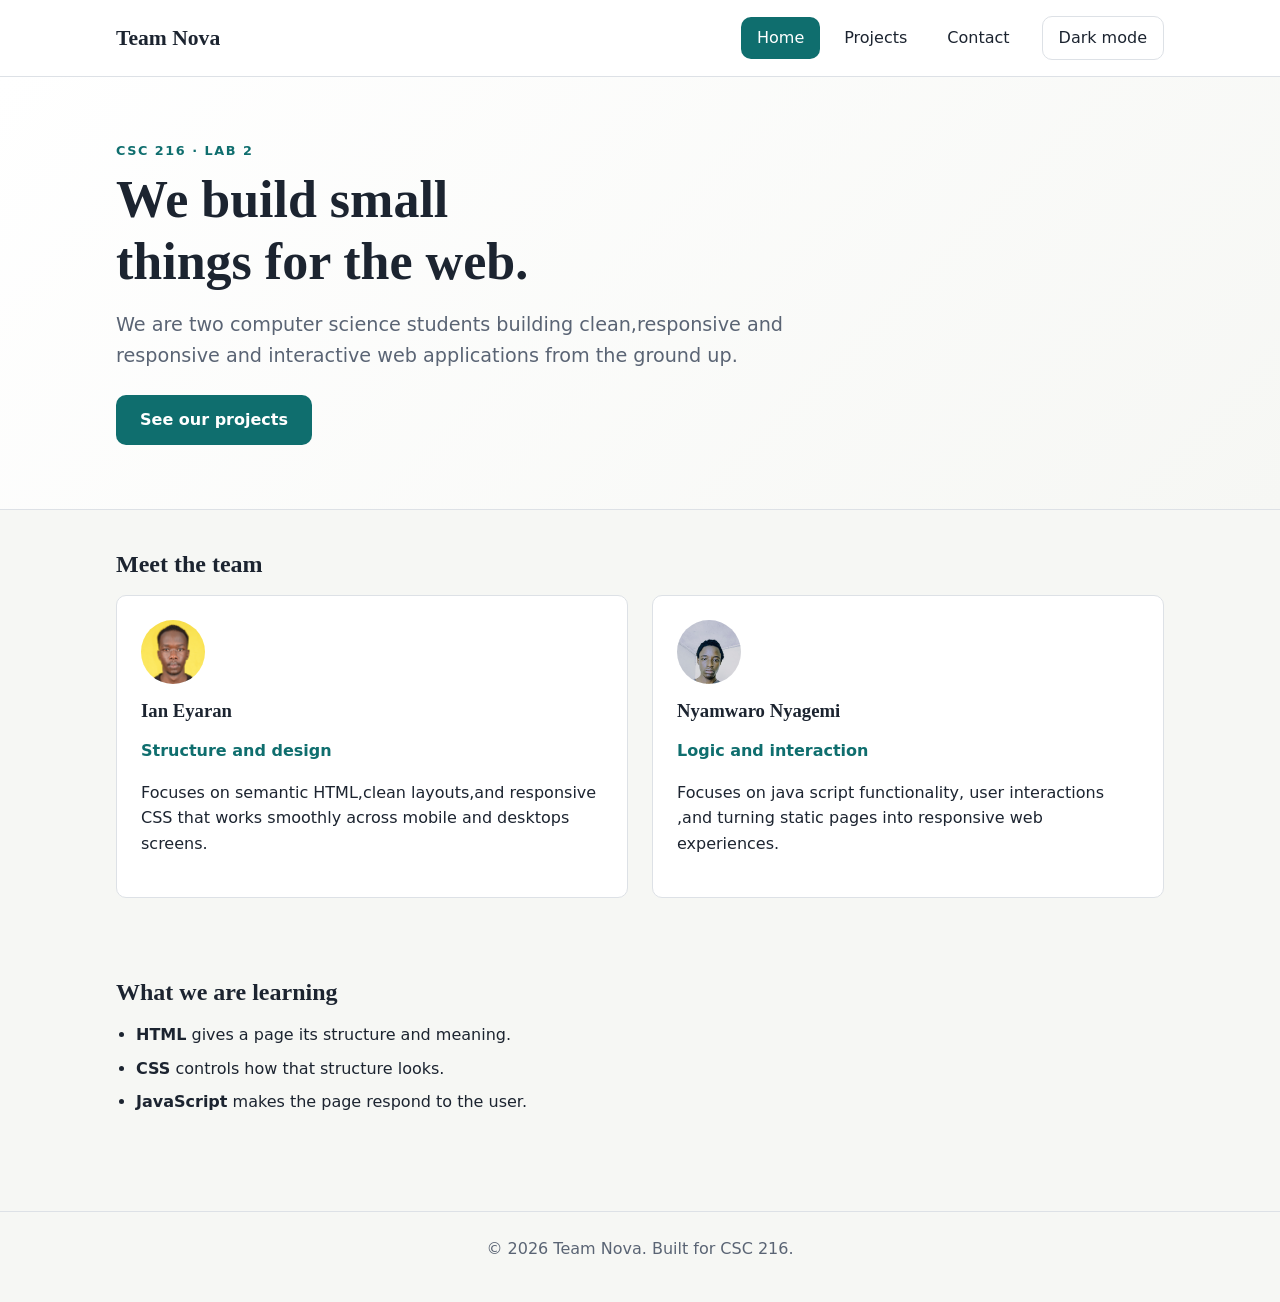
<file: index.html>
<!DOCTYPE html>
<html lang="en">
<head>
  <meta charset="UTF-8">
  <meta name="viewport" content="width=device-width, initial-scale=1.0">
  <meta name="description" content="Team Nova: a CSC 216 web development pair.">
  <title>Home | Team Nova</title>
  <link rel="stylesheet" href="css/styles.css">
  <script src="js/script.js" defer></script>
</head>
<body>
  <a class="skip-link" href="#main">Skip to main content</a>

  <header class="site-header">
    <div class="container header-inner">
      <a class="logo" href="index.html">Team Nova</a>
      <button class="nav-toggle" type="button" aria-expanded="false" aria-controls="site-nav">Menu</button>
      <nav id="site-nav" class="site-nav" aria-label="Main">
        <ul>
          <li><a href="index.html" aria-current="page">Home</a></li>
          <li><a href="projects.html">Projects</a></li>
          <li><a href="contact.html">Contact</a></li>
        </ul>
      </nav>
      <button class="theme-toggle" type="button" aria-pressed="false">Dark mode</button>
    </div>
  </header>

  <main id="main">
    <section class="hero">
      <div class="container">
        <p class="eyebrow">CSC 216 · Lab 2</p>
        <h1>We build small things for the web.</h1>
        <p class="lead">We are two computer science students building clean,responsive and responsive and interactive web applications from the ground up.</p>
        <a class="button" href="projects.html">See our projects</a>
      </div>
    </section>

    <section class="container section" aria-labelledby="team-heading">
      <h2 id="team-heading">Meet the team</h2>
      <div class="team-grid">
        <article class="card">
          <img src="images/eyaran.jpg" alt="Portrait of Ian Eyaran" class="avatar">
          <h3>Ian Eyaran</h3>
          <p class="role">Structure and design</p>
          <p>Focuses on semantic HTML,clean layouts,and responsive CSS that works smoothly across mobile and desktops screens.</p>
        </article>
        <article class="card">
          <img src="images/nyamwaro.jpg" alt="Portrait of Nyamwaro Nyagemi" class="avatar">
          <h3>Nyamwaro Nyagemi</h3>
          <p class="role">Logic and interaction</p>
          <p>Focuses on java script functionality, user interactions ,and turning static pages into responsive web experiences.</p>
        </article>
      </div>
    </section>

    <section class="container section" aria-labelledby="learning-heading">
      <h2 id="learning-heading">What we are learning</h2>
      <ul class="skill-list">
        <li><strong>HTML</strong> gives a page its structure and meaning.</li>
        <li><strong>CSS</strong> controls how that structure looks.</li>
        <li><strong>JavaScript</strong> makes the page respond to the user.</li>
      </ul>
    </section>
  </main>

  <footer class="site-footer">
    <div class="container">
      <p>© <span id="year">2026</span> Team Nova. Built for CSC 216.</p>
    </div>
  </footer>
</body>
</html>
</file>
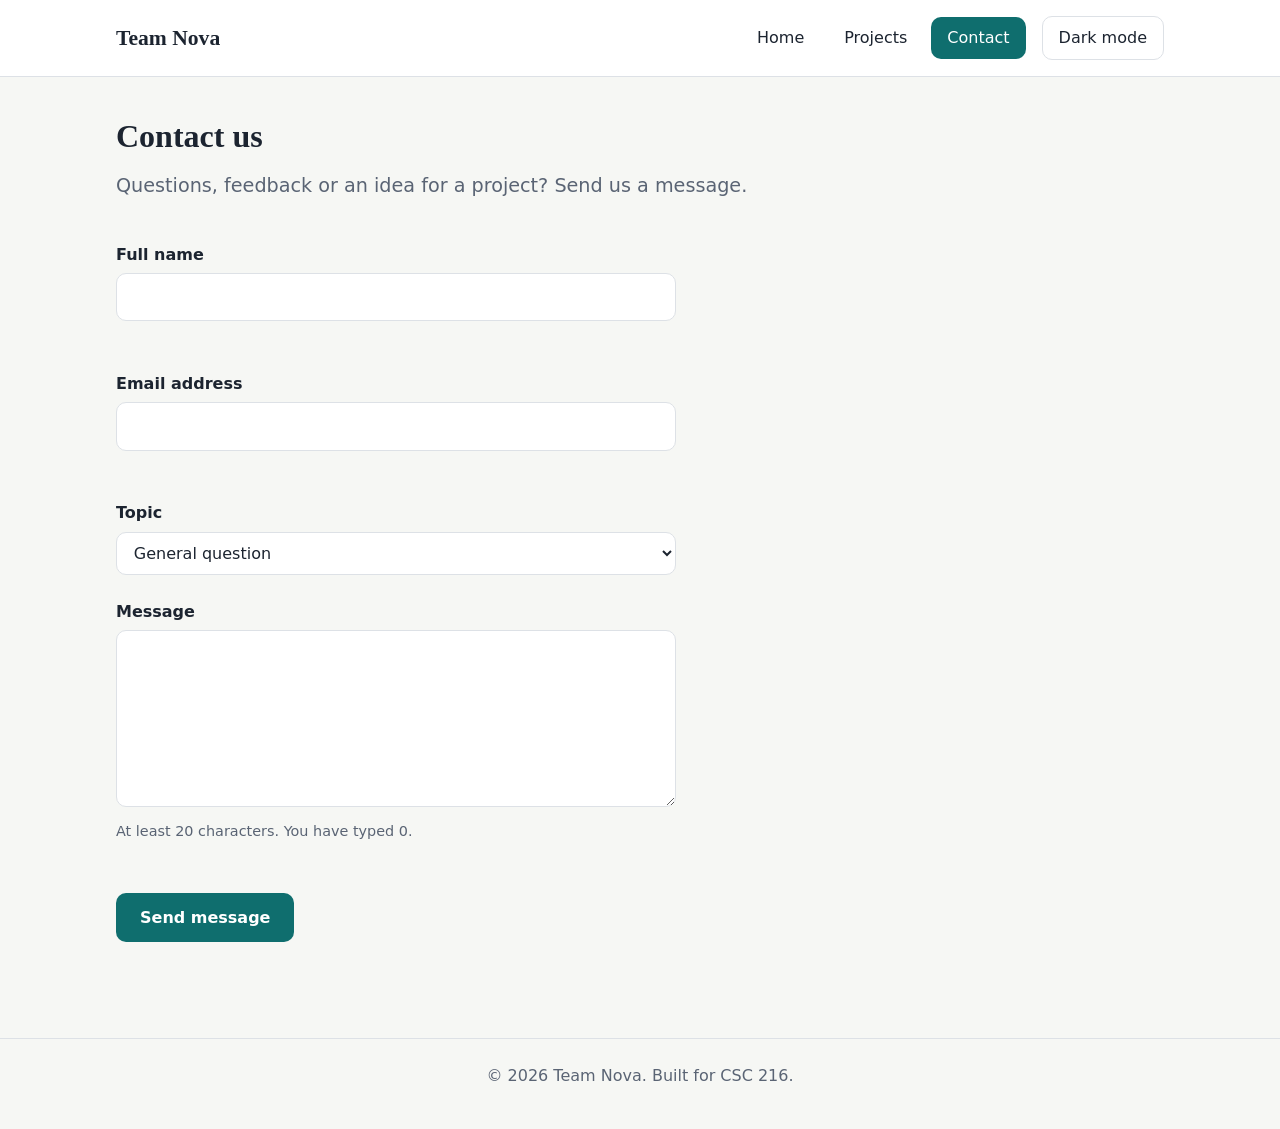
<file: contact.html>
<!DOCTYPE html>
<html lang="en">
<head>
  <meta charset="UTF-8">
  <meta name="viewport" content="width=device-width, initial-scale=1.0">
  <meta name="description" content="Send a message to Team Byte.">
  <title>Contact | Team Nova</title>
  <link rel="stylesheet" href="css/styles.css">
  <script src="js/script.js" defer></script>
</head>
<body>
  <a class="skip-link" href="#main">Skip to main content</a>

  <header class="site-header">
    <div class="container header-inner">
      <a class="logo" href="index.html">Team Nova</a>
      <button class="nav-toggle" type="button" aria-expanded="false" aria-controls="site-nav">Menu</button>
      <nav id="site-nav" class="site-nav" aria-label="Main">
        <ul>
          <li><a href="index.html">Home</a></li>
          <li><a href="projects.html">Projects</a></li>
          <li><a href="contact.html" aria-current="page">Contact</a></li>
        </ul>
      </nav>
      <button class="theme-toggle" type="button" aria-pressed="false">Dark mode</button>
    </div>
  </header>

  <main id="main" class="container">
    <header class="page-header">
      <h1>Contact us</h1>
      <p class="lead">Questions, feedback or an idea for a project? Send us a message.</p>
    </header>

    <form id="contact-form" class="contact-form" novalidate>
      <div class="field">
        <label for="name">Full name</label>
        <input type="text" id="name" name="name" autocomplete="name" required aria-describedby="name-error">
        <p class="error" id="name-error"></p>
      </div>

      <div class="field">
        <label for="email">Email address</label>
        <input type="email" id="email" name="email" autocomplete="email" required aria-describedby="email-error">
        <p class="error" id="email-error"></p>
      </div>

      <div class="field">
        <label for="topic">Topic</label>
        <select id="topic" name="topic">
          <option value="general">General question</option>
          <option value="collaboration">Collaboration</option>
          <option value="feedback">Feedback on our site</option>
        </select>
      </div>

      <div class="field">
        <label for="message">Message</label>
        <textarea id="message" name="message" rows="6" required minlength="20" aria-describedby="message-hint message-error"></textarea>
        <p class="hint" id="message-hint">At least 20 characters. You have typed <span id="char-count">0</span>.</p>
        <p class="error" id="message-error"></p>
      </div>

      <button class="button" type="submit">Send message</button>
      <p id="form-status" class="form-status" role="status"></p>
    </form>
  </main>

  <footer class="site-footer">
    <div class="container">
      <p>© <span id="year">2026</span> Team Nova. Built for CSC 216.</p>
    </div>
  </footer>
</body>
</html>
</file>
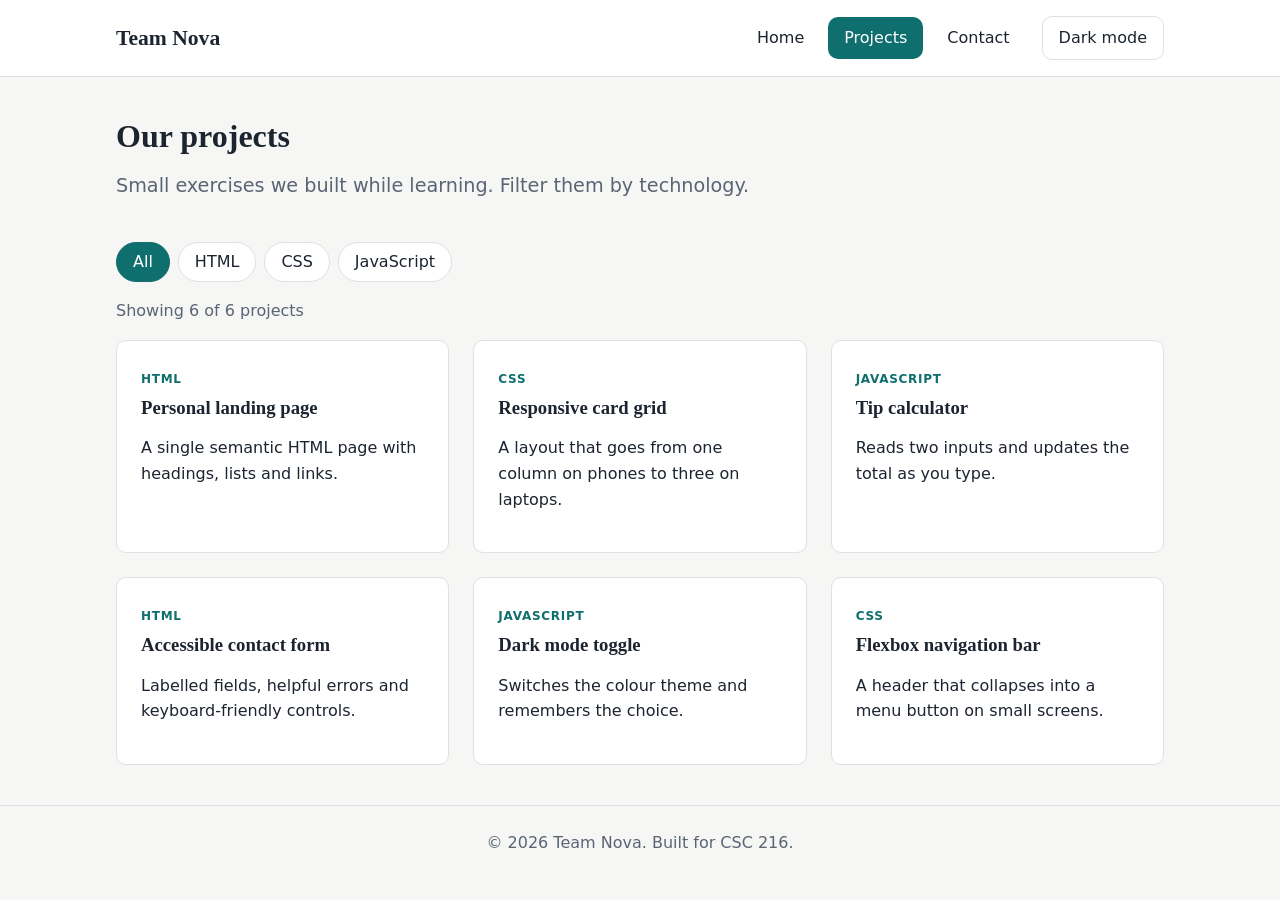
<file: projects.html>
<!DOCTYPE html>
<html lang="en">
<head>
  <meta charset="UTF-8">
  <meta name="viewport" content="width=device-width, initial-scale=1.0">
  <meta name="description" content="Projects built by Team Nova while learning web development.">
  <title>Projects | Team Nova</title>
  <link rel="stylesheet" href="css/styles.css">
  <script src="js/script.js" defer></script>
</head>
<body>
  <a class="skip-link" href="#main">Skip to main content</a>

  <header class="site-header">
    <div class="container header-inner">
      <a class="logo" href="index.html">Team Nova</a>
      <button class="nav-toggle" type="button" aria-expanded="false" aria-controls="site-nav">Menu</button>
      <nav id="site-nav" class="site-nav" aria-label="Main">
        <ul>
          <li><a href="index.html">Home</a></li>
          <li><a href="projects.html" aria-current="page">Projects</a></li>
          <li><a href="contact.html">Contact</a></li>
        </ul>
      </nav>
      <button class="theme-toggle" type="button" aria-pressed="false">Dark mode</button>
    </div>
  </header>

  <main id="main" class="container">
    <header class="page-header">
      <h1>Our projects</h1>
      <p class="lead">Small exercises we built while learning. Filter them by technology.</p>
    </header>

    <div class="filters" role="group" aria-label="Filter projects by technology">
      <button class="filter-btn" type="button" data-filter="all" aria-pressed="true">All</button>
      <button class="filter-btn" type="button" data-filter="html" aria-pressed="false">HTML</button>
      <button class="filter-btn" type="button" data-filter="css" aria-pressed="false">CSS</button>
      <button class="filter-btn" type="button" data-filter="js" aria-pressed="false">JavaScript</button>
    </div>

    <p id="project-count" class="project-count" aria-live="polite"></p>
    <div id="project-list" class="project-grid"></div>

    <noscript>
      <p>Turn on JavaScript to see the project list.</p>
    </noscript>
  </main>

  <footer class="site-footer">
    <div class="container">
      <p>© <span id="year">2026</span> Team Nova. Built for CSC 216.</p>
    </div>
  </footer>
</body>
</html>
</file>
<file: css/styles.css>
/* =====================================================
   Team Nova website stylesheet (CSC 216, Lab 2)
   Team: Ian Eyaran & Nyamwaro Nyagemi
   One file styles every page on the site.
   ===================================================== */

/* ---------- 1. Design tokens ---------- */
:root {
  --color-bg: #f6f7f4;
  --color-surface: #ffffff;
  --color-text: #1c2430;
  --color-muted: #5a6474;
  --color-primary: #0f6e6e;
  --color-primary-dark: #0a5050;
  --color-on-primary: #ffffff;
  --color-border: #dde1e6;
  --color-error: #b3261e;
  --color-success: #1e7b3a;
  --font-body: system-ui, -apple-system, "Segoe UI", Roboto, Arial, sans-serif;
  --font-heading: Georgia, "Times New Roman", serif;
  --space-1: 0.5rem;
  --space-2: 1rem;
  --space-3: 1.5rem;
  --space-4: 2.5rem;
  --space-5: 4rem;
  --radius: 10px;
  --max-width: 1080px;
}

body.dark {
  --color-bg: #11161d;
  --color-surface: #1a212b;
  --color-text: #e7ebf0;
  --color-muted: #a2abb9;
  --color-primary: #4fc1c1;
  --color-primary-dark: #83d8d8;
  --color-on-primary: #0b1f1f;
  --color-border: #2b3340;
  --color-error: #ff8a80;
  --color-success: #7ddc97;
  color-scheme: dark;
}

/* ---------- 2. Base and reset ---------- */
*,
*::before,
*::after {
  box-sizing: border-box;
}

body {
  margin: 0;
  font-family: var(--font-body);
  font-size: 1rem;
  line-height: 1.6;
  color: var(--color-text);
  background-color: var(--color-bg);
  transition: background-color 0.3s ease, color 0.3s ease;
}

h1,
h2,
h3 {
  font-family: var(--font-heading);
  line-height: 1.2;
  margin: 0 0 var(--space-2);
}

p {
  margin: 0 0 var(--space-2);
}

a {
  color: var(--color-primary);
}

a:hover {
  color: var(--color-primary-dark);
}

img {
  max-width: 100%;
  display: block;
}

:focus-visible {
  outline: 3px solid var(--color-primary);
  outline-offset: 3px;
}

/* ---------- 3. Layout helpers ---------- */
.container {
  width: 100%;
  max-width: var(--max-width);
  margin-inline: auto;
  padding-inline: var(--space-2);
}

.section {
  padding-block: var(--space-4);
}

.skip-link {
  position: absolute;
  top: -4rem;
  left: var(--space-2);
  z-index: 100;
  padding: var(--space-1) var(--space-2);
  border-radius: var(--radius);
  background-color: var(--color-primary);
  color: var(--color-on-primary);
}

.skip-link:focus {
  top: var(--space-2);
}

/* ---------- 4. Header and navigation ---------- */
.site-header {
  position: sticky;
  top: 0;
  z-index: 10;
  background-color: var(--color-surface);
  border-bottom: 1px solid var(--color-border);
}

.header-inner {
  display: flex;
  flex-wrap: wrap;
  align-items: center;
  gap: var(--space-2);
  padding-block: var(--space-2);
}

.logo {
  margin-right: auto;
  font-family: var(--font-heading);
  font-size: 1.35rem;
  font-weight: 700;
  color: var(--color-text);
  text-decoration: none;
}

.site-nav ul {
  display: flex;
  gap: var(--space-1);
  margin: 0;
  padding: 0;
  list-style: none;
}

.site-nav a {
  display: block;
  padding: var(--space-1) var(--space-2);
  border-radius: var(--radius);
  color: var(--color-text);
  font-weight: 500;
  text-decoration: none;
}

.site-nav a:hover {
  background-color: var(--color-bg);
}

.site-nav a[aria-current="page"] {
  background-color: var(--color-primary);
  color: var(--color-on-primary);
}

.nav-toggle,
.theme-toggle {
  padding: var(--space-1) var(--space-2);
  border: 1px solid var(--color-border);
  border-radius: var(--radius);
  background-color: transparent;
  color: var(--color-text);
  font: inherit;
  cursor: pointer;
}

.theme-toggle[aria-pressed="true"] {
  border-color: var(--color-primary);
  color: var(--color-primary);
}

.nav-toggle {
  display: none;
}

/* ---------- 5. Buttons and hero ---------- */
.button {
  display: inline-block;
  padding: 0.75rem 1.5rem;
  border: none;
  border-radius: var(--radius);
  background-color: var(--color-primary);
  color: var(--color-on-primary);
  font: inherit;
  font-weight: 600;
  text-decoration: none;
  cursor: pointer;
  transition: background-color 0.2s ease, transform 0.2s ease;
}

.button:hover {
  background-color: var(--color-primary-dark);
  color: var(--color-on-primary);
  transform: translateY(-2px);
}

.hero {
  padding-block: var(--space-5);
  background: linear-gradient(135deg, var(--color-surface), var(--color-bg));
  border-bottom: 1px solid var(--color-border);
}

.hero h1 {
  max-width: 18ch;
  font-size: clamp(2rem, 5vw, 3.25rem);
}

.eyebrow {
  margin-bottom: var(--space-1);
  color: var(--color-primary);
  font-size: 0.8rem;
  font-weight: 700;
  letter-spacing: 0.12em;
  text-transform: uppercase;
}

.lead {
  max-width: 55ch;
  margin-bottom: var(--space-3);
  color: var(--color-muted);
  font-size: 1.2rem;
}

.page-header {
  padding-block: var(--space-4) var(--space-2);
}

/* ---------- 6. Cards and grids ---------- */
.team-grid,
.project-grid {
  display: grid;
  grid-template-columns: repeat(auto-fit, minmax(260px, 1fr));
  gap: var(--space-3);
}

.card {
  padding: var(--space-3);
  border: 1px solid var(--color-border);
  border-radius: var(--radius);
  background-color: var(--color-surface);
}

.avatar {
  width: 64px;
  height: 64px;
  margin-bottom: var(--space-2);
  border-radius: 50%;
  object-fit: cover;
  object-position: center top;
  overflow: hidden;
}

.role {
  color: var(--color-primary);
  font-weight: 600;
}

.skill-list {
  padding-left: 1.25rem;
}

.skill-list li {
  margin-bottom: var(--space-1);
}

/* ---------- 7. Projects page ---------- */
.filters {
  display: flex;
  flex-wrap: wrap;
  gap: var(--space-1);
  margin-bottom: var(--space-2);
}

.filter-btn {
  padding: 0.4rem 1rem;
  border: 1px solid var(--color-border);
  border-radius: 999px;
  background-color: var(--color-surface);
  color: var(--color-text);
  font: inherit;
  cursor: pointer;
}

.filter-btn[aria-pressed="true"] {
  border-color: var(--color-primary);
  background-color: var(--color-primary);
  color: var(--color-on-primary);
}

.project-count {
  color: var(--color-muted);
}

.tag {
  display: inline-block;
  margin-bottom: var(--space-1);
  color: var(--color-primary);
  font-size: 0.75rem;
  font-weight: 700;
  letter-spacing: 0.06em;
  text-transform: uppercase;
}

/* ---------- 8. Contact form ---------- */
.contact-form {
  max-width: 560px;
  padding-bottom: var(--space-4);
}

.field {
  margin-bottom: var(--space-3);
}

label {
  display: block;
  margin-bottom: 0.35rem;
  font-weight: 600;
}

input,
select,
textarea {
  width: 100%;
  padding: 0.65rem 0.8rem;
  border: 1px solid var(--color-border);
  border-radius: var(--radius);
  background-color: var(--color-surface);
  color: var(--color-text);
  font: inherit;
}

input:focus,
select:focus,
textarea:focus {
  border-color: var(--color-primary);
}

input[aria-invalid="true"],
textarea[aria-invalid="true"] {
  border-color: var(--color-error);
}

.hint,
.error {
  margin: 0.35rem 0 0;
  font-size: 0.9rem;
}

.hint {
  color: var(--color-muted);
}

.error {
  min-height: 1.4em;
  color: var(--color-error);
}

.form-status {
  margin-top: var(--space-2);
  color: var(--color-success);
  font-weight: 600;
}

/* ---------- 9. Footer ---------- */
.site-footer {
  margin-top: var(--space-4);
  padding-block: var(--space-3);
  border-top: 1px solid var(--color-border);
  color: var(--color-muted);
  text-align: center;
}

/* ---------- 10. Small screens ---------- */
@media (max-width: 700px) {
  .nav-toggle {
    display: inline-block;
  }

  .site-nav {
    display: none;
    order: 3;
    width: 100%;
  }

  .site-nav.open {
    display: block;
  }

  .site-nav ul {
    flex-direction: column;
  }

  .section {
    padding-block: var(--space-3);
  }
}

/* ---------- 11. Respect reduced-motion preferences ---------- */
@media (prefers-reduced-motion: reduce) {
  *,
  *::before,
  *::after {
    transition: none !important;
  }
}
</file>
